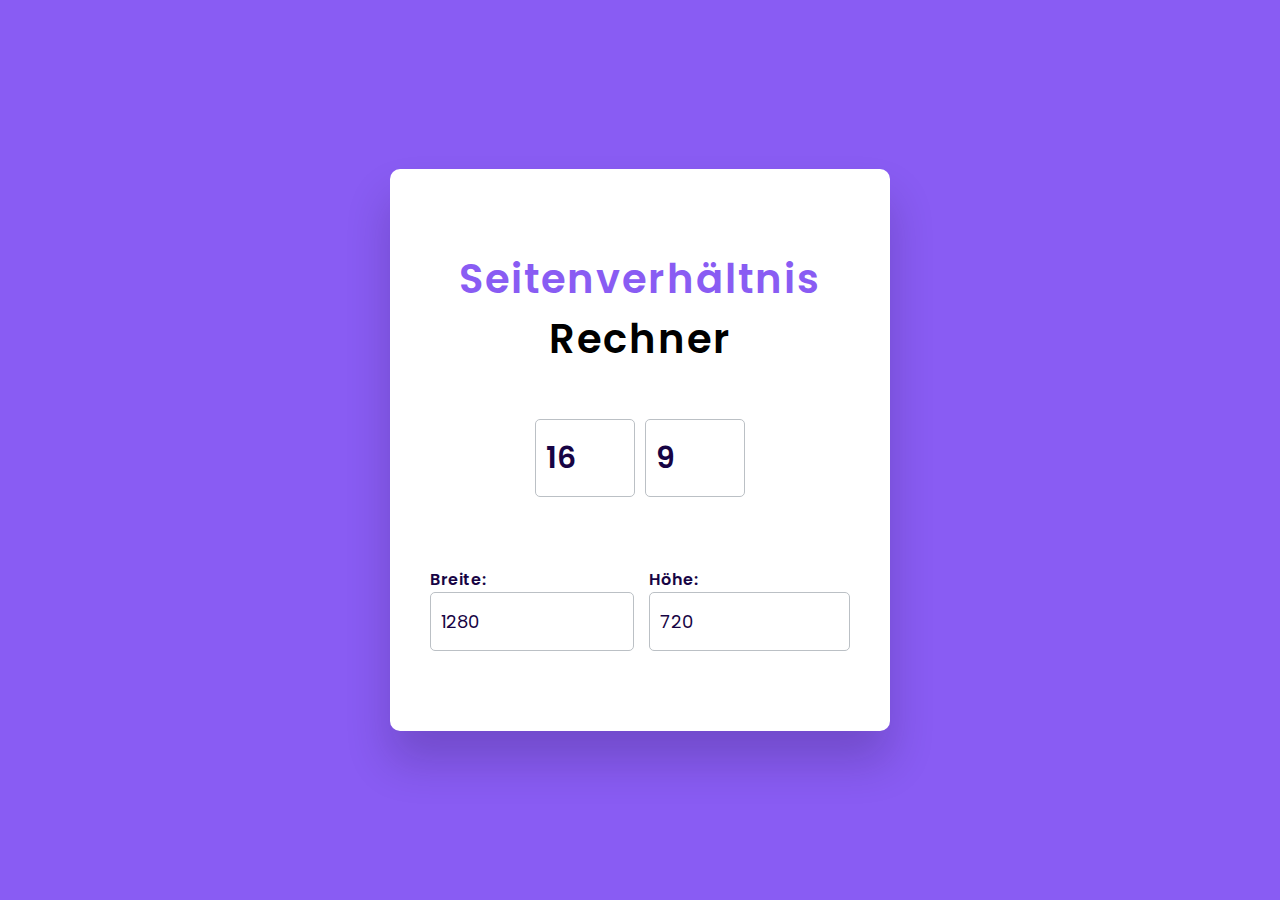
<file: aspectrt/index.html>
<!DOCTYPE html>
<html lang="en">

<head>
    <meta charset="UTF-8">
    <meta http-equiv="X-UA-Compatible" content="IE=edge">
    <meta name="viewport" content="width=device-width, initial-scale=1.0">
    <link rel="stylesheet" href="style.css">
    <title>Project Library von Moritz</title>
</head>

<body>
    <div class="main">
        <div class="container">
            <h2>
                <span>Seitenverhältnis</span>
                Rechner
            </h2>
            <div class="wrapper-1">
                <input type="number" id="ratio-width" value="16">
                <input type="number" id="ratio-height" value="9">
            </div>
            <div class="box">
                <div class="wrapper-2">
                    <label for="width">Breite:</label>
                    <input type="number" id="width" value="1280">
                </div>
                <div class="wrapper-3">
                    <label for="height">Höhe:</label>
                    <input type="number" id="height" value="720">
                </div>
            </div>
        </div>
    </div>

    <script src="index.js"></script>
</body>

</html>
</file>
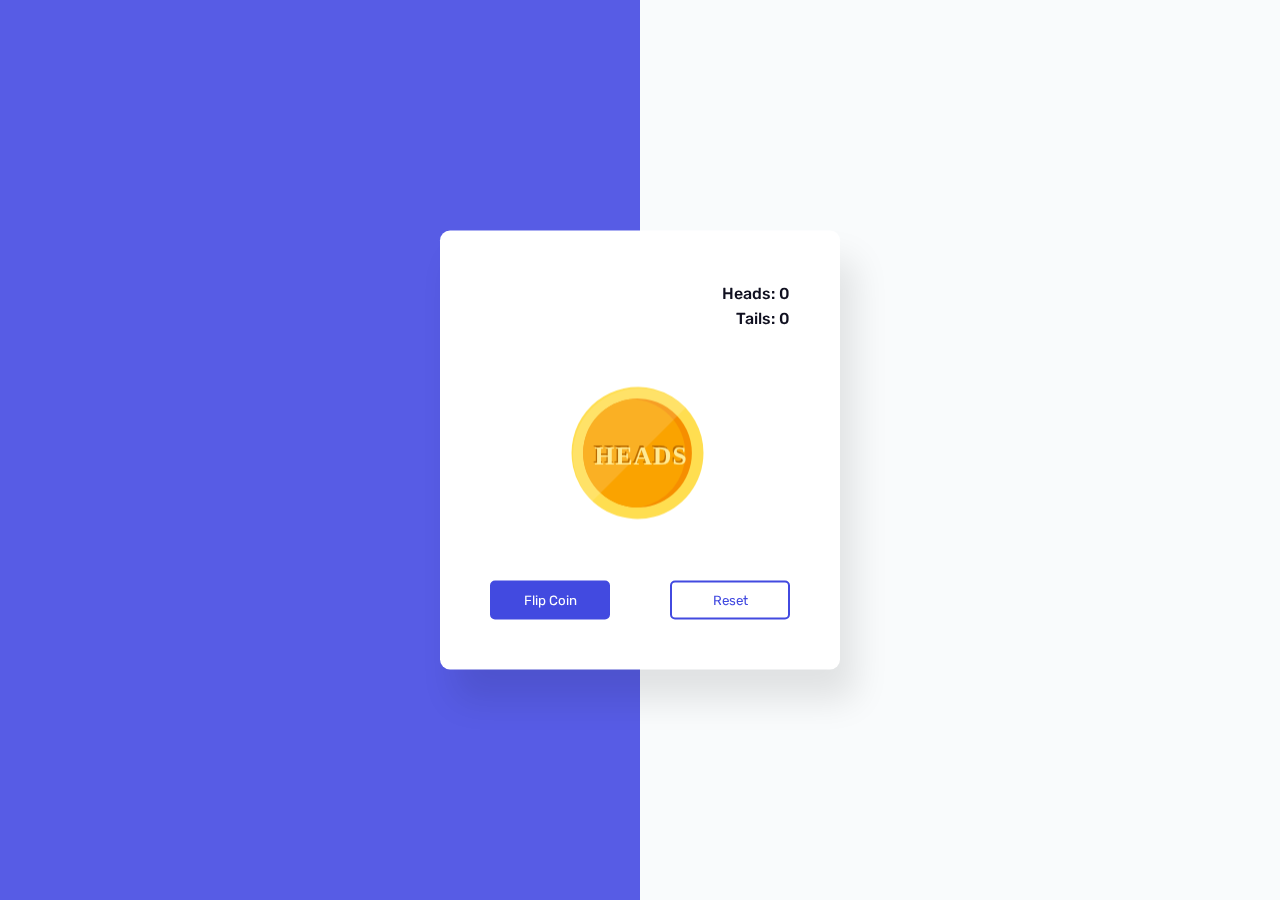
<file: flipacoin/index.html>
<!DOCTYPE html>
<html lang="en">

<head>
    <meta charset="UTF-8">
    <meta http-equiv="X-UA-Compatible" content="IE=edge">
    <meta name="viewport" content="width=device-width, initial-scale=1.0">
    <link rel="stylesheet" href="style.css">
    <title>Flip a coin game</title>
</head>

<body>

    <div class="container">
        <div class="stats">
            <p id="heads-count">Heads: 0</p>
            <p id="tails-count">Tails: 0</p>
        </div>
        <div class="coin" id="coin">
            <div class="heads">
                <img src="heads.svg">
            </div>
            <div class="tails">
                <img src="tails.svg">
            </div>
        </div>
        <div class="buttons">
            <button id="flip-button">
                Flip Coin
            </button>
            <button id="reset-button">
                Reset
            </button>
        </div>
    </div>


    <script src="index.js"></script>
</body>

</html>
</file>
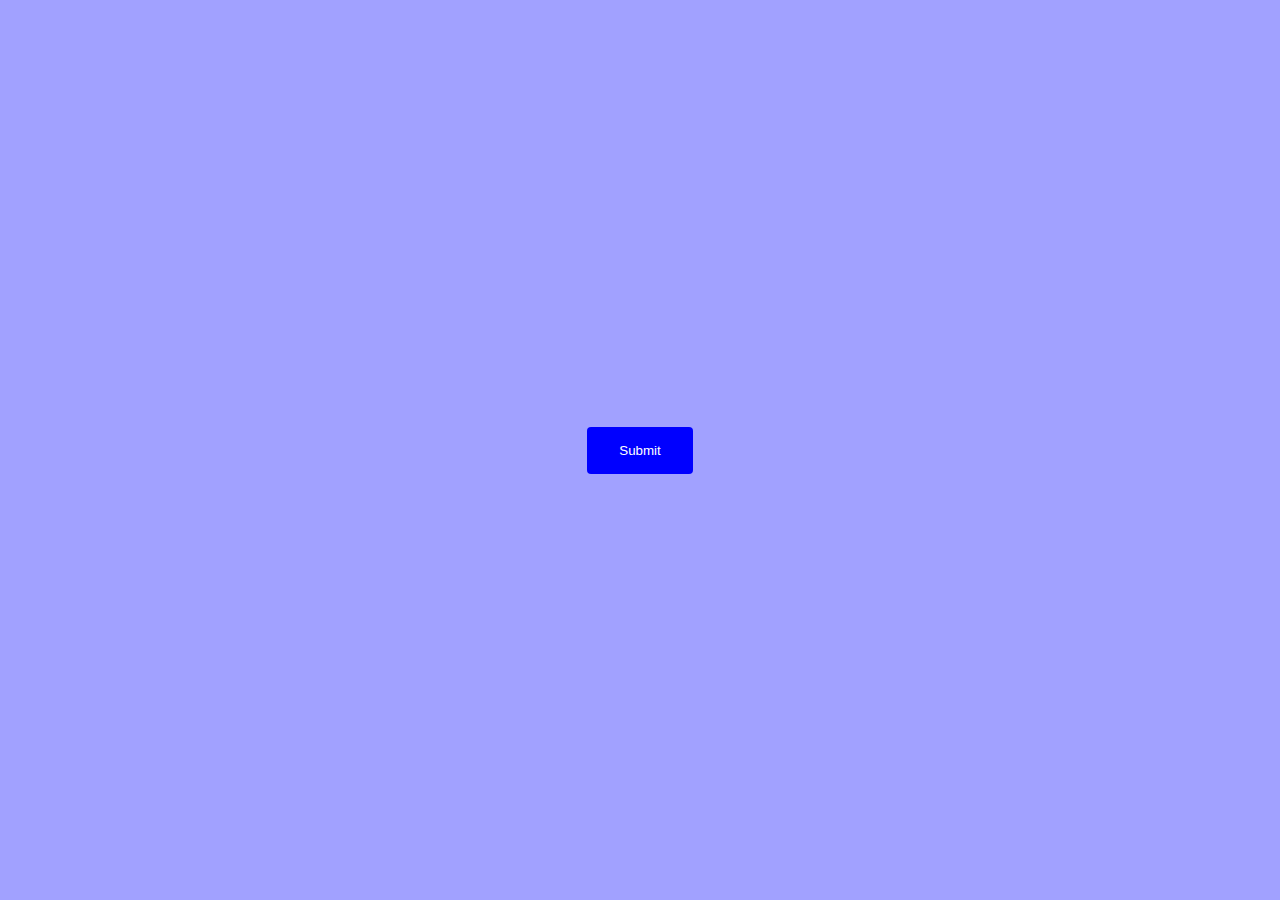
<file: movingbutton/index.html>
<!DOCTYPE html>
<html lang="en">
  <head>
    <meta charset="UTF-8" />
    <meta name="viewport" content="width=device-width, initial-scale=1.0" />
    <title>Project Library von Moritz</title>

    <style>
      html,
      body {
        width: 100%;
        height: 100%;
        display: flex;
        justify-content: center;
        align-items: center;
        background-color: rgb(161, 161, 255);
      }

      button {
        background-color: blue;
        border: none;
        color: #fff;
        padding: 1rem 2rem;
        border-radius: 4px;
        transform-style: preserve-3d;
      }

      .button-wrapper {
        perspective: 400px;
      }
    </style>
  </head>
  <body>
    <div class="button-wrapper">
      <button id="button">Submit</button>
    </div>

    <script>
      const button = document.getElementById('button')

      const distanceBetween = (p1x, p1y, p2x, p2y) => {
        const dx = p1x - p2x
        const dy = p1y - p2y
        return Math.sqrt(dx * dx + dy * dy)
      }

      const bx =
        button.parentNode.offsetLeft +
        button.offsetLeft +
        button.offsetWidth / 2

      const by =
        button.parentNode.offsetTop + button.offsetTop + button.offsetHeight / 2

      const radius = Math.max(
        button.offsetWidth * 0.75,
        button.offsetHeight * 0.75,
        100,
      )

      document.addEventListener('mousemove', (event) => {
        const dist = distanceBetween(event.clientX, event.clientY, bx, by)
        const angle = Math.atan2(event.clientY - by, event.clientX - bx)

        const ox = -1 * Math.cos(angle) * Math.max(radius - dist, 0)
        const oy = -1 * Math.sin(angle) * Math.max(radius - dist, 0)

        const rx = oy / 2
        const ry = -ox / 2

        button.style.transition = 'all 0.1s ease'
        button.style.transform = `translate(${ox}px, ${oy}px) rotateX(${rx}deg) rotateY(${ry}deg)`
        button.style.boxShadow = `0px ${Math.abs(oy)}px ${
          (Math.abs(oy) / radius) * 40
        }px rgba(0,0,0,.15)`
      })
    </script>
  </body>
</html>
</file>
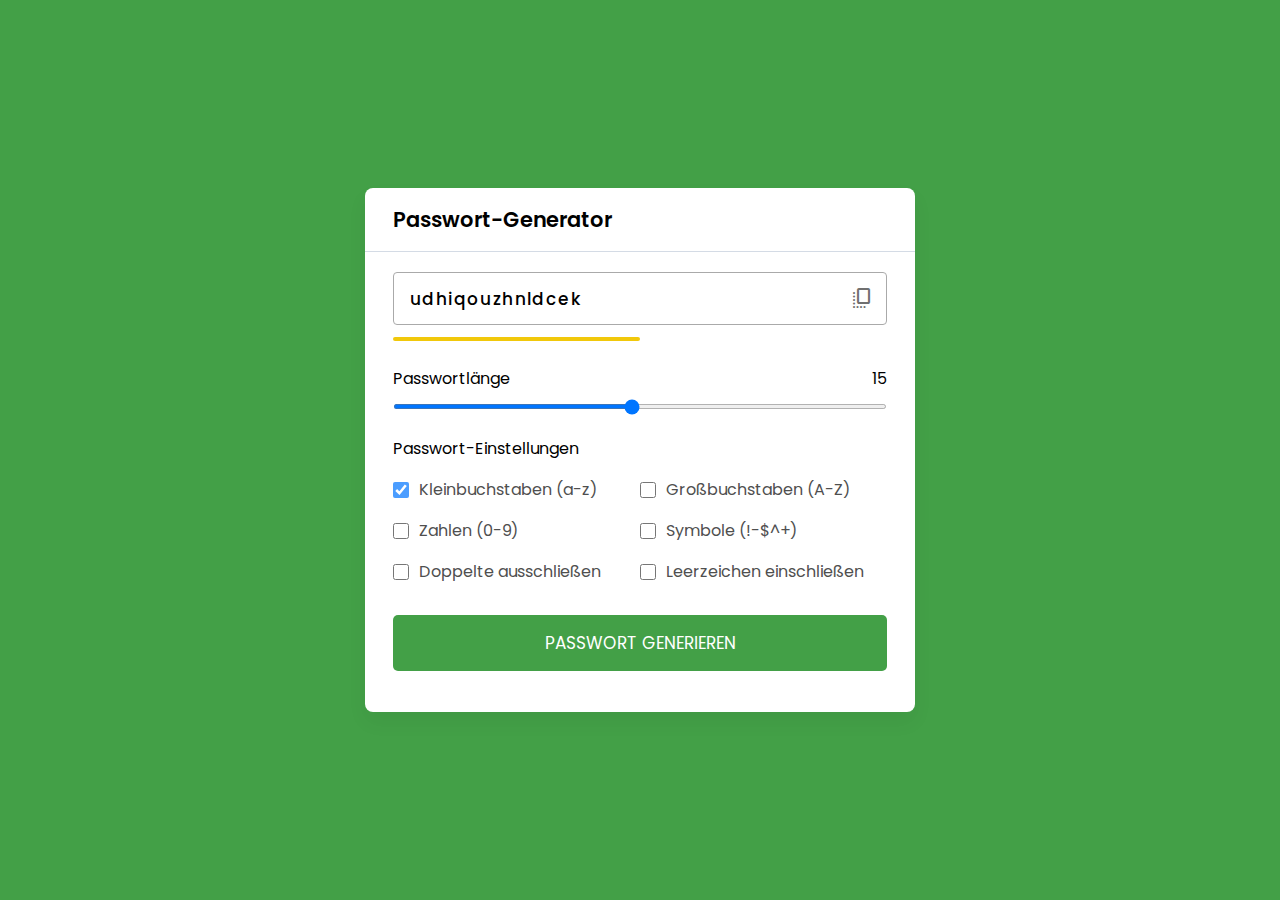
<file: passwordgen/index.html>
<!DOCTYPE html>
<html lang="de">

<head>
    <meta charset="UTF-8">
    <meta http-equiv="X-UA-Compatible" content="IE=edge">
    <meta name="viewport" content="width=device-width, initial-scale=1.0">
    <link href="https://fonts.googleapis.com/css2?family=Material+Symbols+Rounded" rel="stylesheet" />
    <link rel="stylesheet" href="style.css">
    <title>Project Library von Moritz</title>
</head>

<body>

    <div class="container">
        <h2>Passwort-Generator</h2>
        <div class="wrapper">
            <div class="input-box">
                <input type="text" disabled>
                <span class="material-symbols-rounded">copy_all</span>
            </div>
            <div class="pass-indicator"></div>
            <div class="pass-length">
                <div class="details">
                    <label class="title">Passwortlänge</label>
                    <span></span>
                </div>
                <input type="range" min="1" max="30" value="15" step="1">
            </div>

            <div class="pass-settings">
                <label class="title">Passwort-Einstellungen</label>
                <ul class="options">
                    <li class="option">
                        <input type="checkbox" id="lowercase" checked>
                        <label for="lowercase">Kleinbuchstaben (a-z)</label>
                    </li>
                    <li class="option">
                        <input type="checkbox" id="uppercase">
                        <label for="uppercase">Großbuchstaben (A-Z)</label>
                    </li>
                    <li class="option">
                        <input type="checkbox" id="numbers">
                        <label for="numbers">Zahlen (0-9)</label>
                    </li>
                    <li class="option">
                        <input type="checkbox" id="symbols">
                        <label for="symbols">Symbole (!-$^+)</label>
                    </li>
                    <li class="option">
                        <input type="checkbox" id="exc-duplicate">
                        <label for="exc-duplicate">Doppelte ausschließen</label>
                    </li>
                    <li class="option">
                        <input type="checkbox" id="spaces">
                        <label for="spaces">Leerzeichen einschließen</label>
                    </li>
                </ul>
            </div>

            <button class="generate-btn">Passwort generieren</button>

        </div>
    </div>

    <script src="script.js"></script>
</body>

</html>
</file>
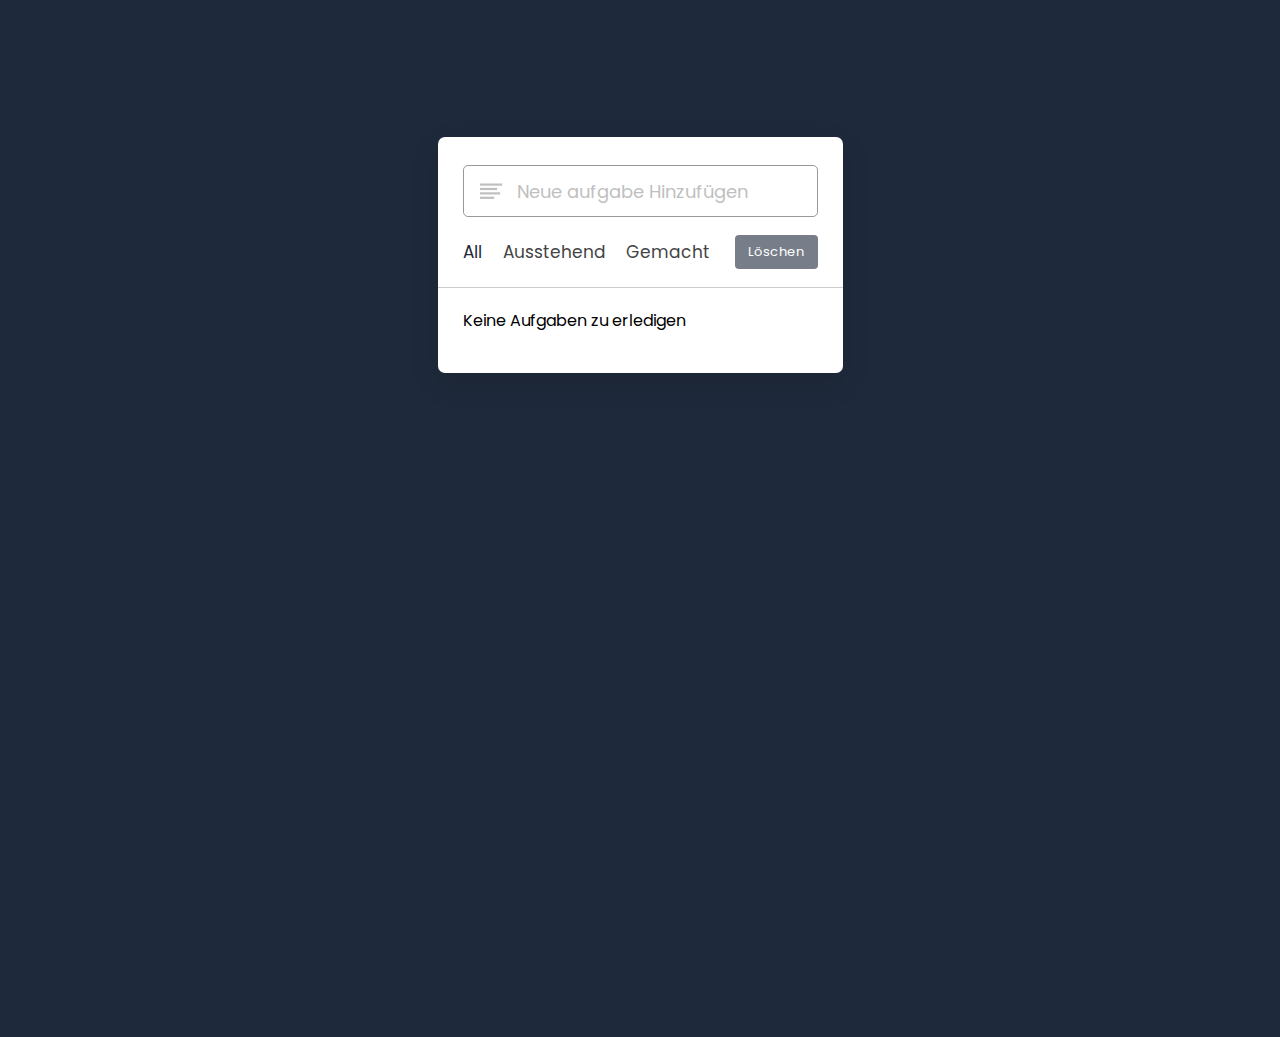
<file: todoapp/index.html>
<!DOCTYPE html>
<html lang="en">

<head>
    <meta charset="UTF-8">
    <meta http-equiv="X-UA-Compatible" content="IE=edge">
    <meta name="viewport" content="width=device-width, initial-scale=1.0">
    <link rel="stylesheet" href="https://unicons.iconscout.com/release/v4.0.0/css/line.css">
    <link rel="stylesheet" href="style.css">
    <title>Project Library von Moritz</title>
</head>

<body>

    <div class="wrapper">
        <div class="task-input">
            <img src="bars-icon.svg">
            <input type="text" placeholder="Neue aufgabe Hinzufügen">
        </div>

        <div class="controls">
            <div class="filters">
                <span id="all" class="active">
                    All
                </span>
                <span id="pending">Ausstehend</span>
                <span id="completed">Gemacht</span>
            </div>
            <button class="clear-btn">Löschen</button>
        </div>
        <ul class="task-box"></ul>

    </div>

    <script src="index.js"></script>
</body>

</html>
</file>
<file: aspectrt/style.css>
@import url('https://fonts.googleapis.com/css2?family=Poppins:wght@300;400;500;600&display=swap');

*{
    padding: 0;
    margin: 0;
    box-sizing: border-box;
    font-family: 'Poppins', sans-serif;
}

body{
    background-color: #895cf3;
}

.container{
    width: 500px;
    background: #fff;
    padding: 80px 40px;
    position: absolute;
    transform: translate(-50%, -50%);
    top: 50%;
    left: 50%;
    border-radius: 10px;
    box-shadow: 0 30px 45px rgba(18, 8, 39, 0.2);
}

h2{
    text-align: center;
    font-size: 40px;
    font-weight: 600;
    letter-spacing: 2px;
}

h2 span{
    color: #895cf3;
}

.wrapper-1{
    display: flex;
    align-items: center;
    justify-content: center;
    margin: 50px 0 70px 0;
    gap: 10px;
}

.wrapper-1 input{
    width: 100px;
    font-size: 30px;
    font-weight: 600;
}

input{
    padding: 15px 10px;
    border: 1px solid #bbc0c5;
    border-radius: 5px;
    color: #170444;
    outline: none;
}

input:focus{
    border: 2px solid #895cf3;
}

label{
    color: #170444;
    font-weight: 600;
    letter-spacing: 0.6px;
}

.box{
    display: flex;
    justify-content: space-between;
    gap: 15px;
}

.wrapper-2 input, .wrapper-3 input{
    width: 100%;
    font-size: 18px;
}
</file>
<file: flipacoin/style.css>
@import url('https://fonts.googleapis.com/css2?family=Rubik:wght@300;400;500;600;700&display=swap');

*{
    margin: 0;
    padding: 0;
    box-sizing: border-box;
    font-family: 'Rubik', sans-serif;
}

body{
    height: 100%;
    background: linear-gradient(to right, #575ce5 50%, #f9fbfc 50%) fixed;
}

.container{
    background: #fff;
    width: 400px;
    padding: 50px;
    position: absolute;
    transform: translate(-50%, -50%);
    top: 50%;
    left: 50%;
    box-shadow: 15px 30px 35px rgba(0, 0, 0, 0.1);
    border-radius: 10px;
    -webkit-perspective: 300px;
    perspective: 300px;
}

.stats{
    text-align: right;
    color: #101020;
    font-weight: 500;
    line-height: 25px;
}

.coin{
    height: 150px;
    width: 150px;
    position: relative;
    margin: 50px auto;
    -webkit-transform-style: preserve-3d;
    transform-style: preserve-3d;
}

.tails{
    transform: rotateX(180deg);
}

.buttons{
    display: flex;
    justify-content: space-between;
}

.coin img{
    width: 145px;
}

.heads, .tails{
    position: absolute;
    width: 100%;
    height: 100%;
    backface-visibility: hidden;
    -webkit-backface-visibility: hidden;
}

button{
    width: 120px;
    padding: 10px 0;
    border: 2.5px solid #424ae0;
    border-radius: 5px;
    cursor: pointer;
}

#flip-button{
    background: #424ae0;
    color: #fff;
}

#flip-button:disabled{
    background-color: #e1e0ee;
    color: #101020;
    border-color: #e1e0ee;
}

#reset-button{
    background: #fff;
    color: #424ae0;
}

@keyframes spin-tails{
    0%{
        transform: rotateX(0);
    }
    100%{
        transform: rotateX(1980deg);
    }
}

@keyframes spin-heads{
    0%{
        transform: rotateX(0);
    }
    100%{
        transform: rotateX(2160deg);
    }
}
</file>
<file: passwordgen/style.css>
@import url('https://fonts.googleapis.com/css2?family=Poppins:wght@400;500;600&display=swap');

*{
    margin: 0;
    padding: 0;
    box-sizing: border-box;
    font-family: 'Poppins', sans-serif;
}

body{
    display: flex;
    align-items: center;
    justify-content: center;
    min-height: 100vh;
    background: #43A047;
}

.container{
    width: 550px;
    background: #fff;
    border-radius: 8px;
    box-shadow: 0 10px 20px rgba(0, 0, 0, 0.05);
    margin: 1rem;
}

.container h2{
    font-weight: 600;
    font-size: 1.31rem;
    padding: 1rem 1.75rem;
    border-bottom: 1px solid #d4dbe5;
}

.wrapper{
    margin: 1.25rem 1.75rem;
}

.wrapper .input-box{
    position: relative;
}

.input-box input{
    width: 100%;
    height: 53px;
    color: #000;
    background: none;
    font-size: 1.06rem;
    font-weight: 500;
    border-radius: 4px;
    letter-spacing: 1.4px;
    border: 1px solid #aaa;
    padding: 0 2.85rem 0 1rem;
}

.input-box span{
    position: absolute;
    right: 13px;
    cursor: pointer;
    line-height: 53px;
    color: #707070;
}

.input-box span:hover{
    color: #43A047 !important;
}

.wrapper .pass-indicator{
    width: 100%;
    height: 4px;
    position: relative;
    margin-top: 0.75rem;
    border-radius: 25px;
}

.pass-indicator::before{
    position: absolute;
    content: "";
    height: 100%;
    width: 50%;
    border-radius: inherit;
    transition: width 0.3s ease;
}

.pass-indicator#weak::before{
    width: 20%;
    background: #e64a4a;
}

.pass-indicator#medium::before{
    width: 50%;
    background: #f1c80b;
}

.pass-indicator#strong::before{
    width: 100%;
    background: #43A047;
}

.wrapper .pass-length{
    margin: 1.56rem 0 1.25rem;
}

.pass-length .details{
    display: flex;
    justify-content: space-between;
}

.pass-length input{
    width: 100%;
    height: 5px;
}

.pass-settings .options{
    display: flex;
    list-style: none;
    flex-wrap: wrap;
    margin-top: 1rem;
}

.pass-settings .options .option{
    display: flex;
    align-items: center;
    margin-bottom: 1rem;
    width: calc(100% / 2);
}

.options .option:first-child{
    pointer-events: none;
}

.options .option:first-child input{
    opacity: 0.7;
}

.options .option input{
    height: 16px;
    width: 16px;
    cursor: pointer;
}

.options .option label{
    cursor: pointer;
    color: #4f4f4f;
    padding-left: 0.63rem;
}

.wrapper .generate-btn{
    width: 100%;
    color: #fff;
    border: none;
    outline: none;
    cursor: pointer;
    background: #43A047;
    font-size: 1.06rem;
    padding: 0.94rem 0;
    border-radius: 5px;
    text-transform: uppercase;
    margin: 0.94rem 0 1.3rem;
}
</file>
<file: todoapp/style.css>
@import url('https://fonts.googleapis.com/css2?family=Poppins:wght@400;500;600;700&display=swap');

*{
    margin: 0;
    padding: 0;
    box-sizing: border-box;
    font-family: 'Poppins', sans-serif;
}

body{
    width: 100%;
    height: 100vh;
    overflow: hidden;
    background: #1e293b;
}

::selection{
    color: #fff;
    background: #1e293b;
}

.wrapper{
    max-width: 405px;
    background: #fff;
    margin: 137px auto;
    padding: 28px 0 30px;
    border-radius: 7px;
    box-shadow: 0 10px 30px rgba(0, 0, 0, 0.1);
}

.task-input{
    height: 52px;
    padding: 0 25px;
    position: relative;
}

.task-input img{
    top: 50%;
    position: absolute;
    transform: translate(17px, -50%);
}

.task-input input{
    height: 100%;
    width: 100%;
    outline: none;
    font-size: 18px;
    border-radius: 5px;
    padding: 0 20px 0 53px;
    border: 1px solid #999;
}

.task-input input:focus, .task-input input.active{
    padding-left: 52px;
    border: 2px solid #1e293b;
}

.task-input input::placeholder{
    color: #bfbfbf;
}

.controls, li{
    display: flex;
    align-items: center;
    justify-content: space-between;
}

.controls{
    padding: 18px 25px;
    border-bottom: 1px solid #ccc;
}

.filters span{
    margin: 0 8px;
    font-size: 17px;
    color: #444;
    cursor: pointer;
}

.filters span:first-child{
    margin-left: 0;
}

.filters span.active{
    color: #1e293b;
}

.controls .clear-btn{
    border: none;
    opacity: 0.6;
    outline: none;
    color: #fff;
    cursor: pointer;
    font-size: 13px;
    padding: 7px 13px;
    border-radius: 4px;
    background: #1e293b;
    letter-spacing: 0.3px;
    pointer-events: none;
    transition: transform 0.25s ease;
}

.clear-btn.active{
    opacity: 0.9;
    pointer-events: auto;
}

.clear-btn:active{
    transform: scale(0.93);
}

.task-box{
    margin-top: 20px;
    margin-right: 5px;
    padding: 0 20px 10px 25px;
}

.task-box.overflow{
    overflow-y: auto;
    max-height: 300px;
}

.task-box::-webkit-scrollbar{
    width: 5px;
}

.task-box::-webkit-scrollbar-track{
    background: #f1f1f1;
    border-radius: 25px;
}

.task-box::-webkit-scrollbar-thumb{
    background: #e6e6e6;
    border-radius: 25px;
}

.task-box .task{
    list-style: none;
    font-size: 17px;
    margin-bottom: 18px;
    padding-bottom: 16px;
    align-items: flex-start;
    border-bottom: 1px solid #ccc;
}

.task-box .task:last-child{
    margin-bottom: 0;
    border-bottom: 0;
    padding-bottom: 0;
}

.task-box .task label{
    display: flex;
    align-items: flex-start;
}

.task-box label input{
    margin-top: 7px;
    accent-color: #1e293b;
}

.task-box label p{
    user-select: none;
    margin-left: 12px;
    word-wrap: break-word;
}

.task label p.checked{
    text-decoration: line-through;
}

.task-box .settings{
    position: relative;
}

.settings :where(i, li){
    cursor: pointer;
}

.settings .task-menu{
    z-index: 10;
    right: -5px;
    bottom: -65px;
    padding: 5px 0;
    background: #fff;
    position: absolute;
    border-radius: 4px;
    transform: scale(0);
    transform-origin: top right;
    box-shadow: 0 0 6px rgba(0, 0, 0, 0.15);
    transition: transform 0.2s ease;
}

.task-box .task:last-child .task-menu{
    bottom: 0;
    transform-origin: bottom right;
}

.task-box .task:first-child .task-menu{
    bottom: -65px;
    transform-origin: top right;
}

.task-menu.show{
    transform: scale(1);
}

.task-menu li{
    height: 25px;
    font-size: 16px;
    margin-bottom: 2px;
    padding: 17px 15px;
    cursor: pointer;
    justify-content: flex-start;
}

.task-menu li:last-child{
    margin-bottom: 0;
}

.settings li:hover{
    background: #f5f5f5;
}

.settings li i{
    padding-right: 8px;
}

@media (max-width: 400px){
    body{
        padding: 0 10px;
    }

    .wrapper{
        padding: 20px 0;
    }

    .filters span{
        margin: 0 5px;
    }

    .task-input{
        padding: 0 20px;
    }

    .controls{
        padding: 18px 20px;
    }

    .task-box{
        margin-top: 20px;
        margin-right: 5px;
        padding: 0 15px 10px 20px;
    }

    .task label input{
        margin-top: 4px;
    }

}
</file>
